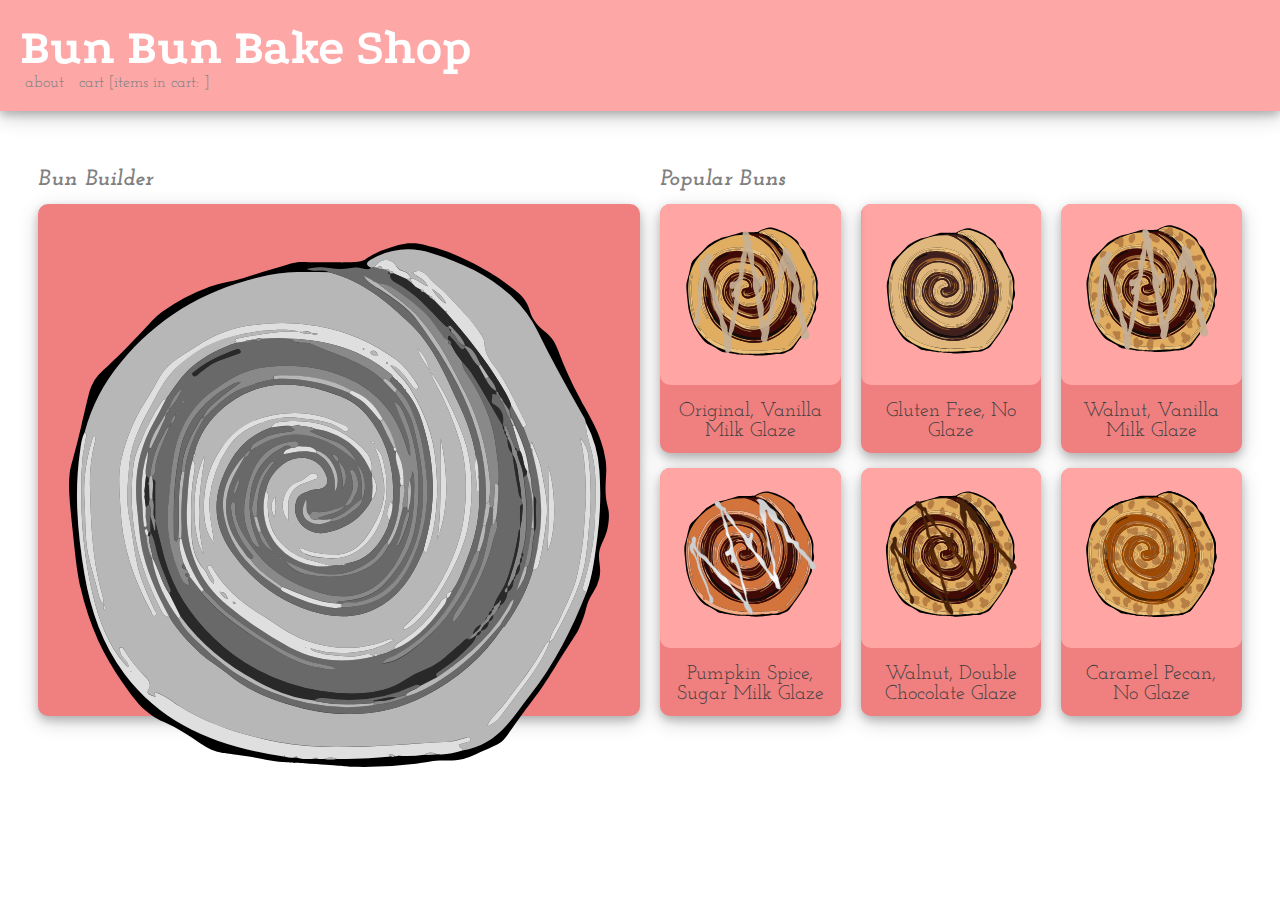
<file: assgn6/index.html>
<!DOCTYPE html>
<html>
<head>
    <title>Bun Bun Bake Shop</title>
    <meta charset="UTF-8">
    <!-- styles -->
    <link rel="stylesheet" type="text/css" href="style.css">
    <!-- fonts -->
    <link href="https://fonts.googleapis.com/css?family=Josefin+Slab:300,300i,400,400i,600,600i,700,700i|Podkova:600,700,800&display=swap" rel="stylesheet">
    <!-- javascript -->
    <script src="main.js" type="text/javascript"></script>
</head>

<body>
    <header>
        <h1>Bun Bun Bake Shop</h1>
        <nav>
            <a href="index.html">about</a>
            <a href="cart.html">cart [items in cart: ]</a>
        </nav>
    </header>
    <div class="home-grid">
        <!-- Titles -->
        <div><h2>Bun Builder</h2></div>
        <div><h2>Popular Buns</h2></div>
        <!-- Blanks -->
        <div></div>
        <div></div>

        <!-- DIY Bun  -->
        <div class="box a"><a href="bunpage.html">
            <img src="SVG/bun-grey.svg" class="large-img"/></a>
        </div>
        
        <!-- Popular Buns -->
        <div class="box b"> 
            <img src="SVG/HomePage-SquaresArtboard1.svg"/>
          <p>Original, Vanilla Milk Glaze</p>
        </div>  
        <div class="box b"> 
            <img src="SVG/HomePage-SquaresArtboard2.svg"/>
          <p>Gluten Free, No Glaze</p>
        </div>
        <div class="box b"> 
            <img src="SVG/HomePage-SquaresArtboard3.svg"/>
          <p>Walnut, Vanilla Milk Glaze</p>
        </div>
        <div class="box b"> 
            <img src="SVG/HomePage-SquaresArtboard4.svg"/>
          <p>Pumpkin Spice, Sugar Milk Glaze</p>
        </div>
        <div class="box b"> 
            <img src="SVG/HomePage-SquaresArtboard5.svg"/>
          <p>Walnut, Double Chocolate Glaze</p>
        </div>        
        <div class="box b"> 
            <img src="SVG/HomePage-SquaresArtboard6.svg"/>
          <p>Caramel Pecan, No Glaze</p>
        </div>                


    </div>
<!--
        <footer>
        </footer>
-->
</body>

</html>
</file>
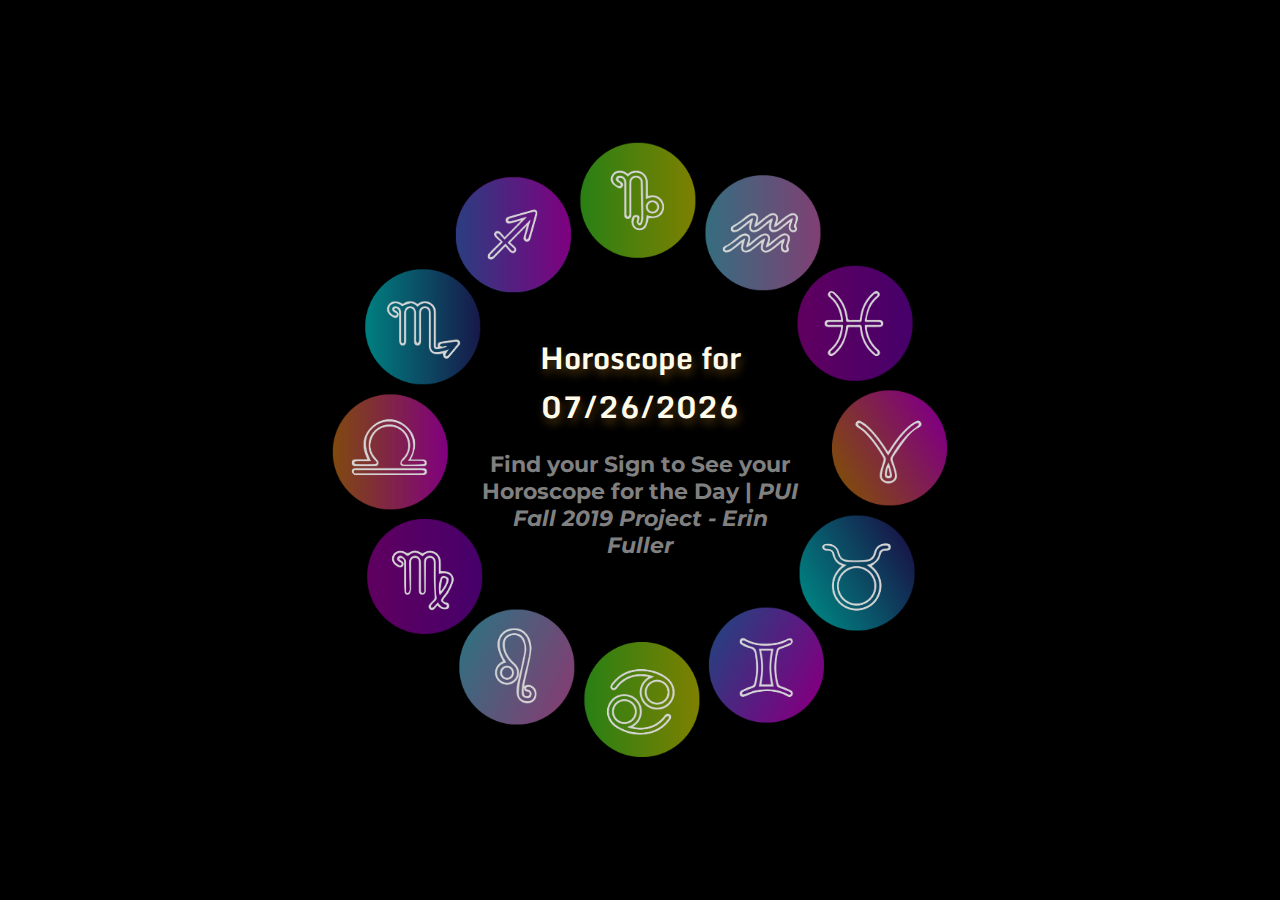
<file: daily-horoscope/index.html>
<!DOCTYPE html>
<html>

<head>
    <meta charset="UTF-8">
    <title>Erin Fuller - PUI 2019 Final</title>
    
    <!-- css styles -->
    <link rel="stylesheet" type="text/css" href="style.css">
    <link rel="stylesheet" type="text/css" href="stars.css">
    <link rel="stylesheet" type="text/css" href="pop.css">

    
    <!-- fonts -->
    <link href="https://fonts.googleapis.com/css?family=Monda|Montserrat&display=swap" rel="stylesheet">
    
    
    <!-- jquery / ajax & javascript links -->
    <script src="https://code.jquery.com/jquery-3.3.1.slim.min.js" integrity="sha384-q8i/X+965DzO0rT7abK41JStQIAqVgRVzpbzo5smXKp4YfRvH+8abtTE1Pi6jizo" crossorigin="anonymous"></script>
    <script src="https://ajax.googleapis.com/ajax/libs/jquery/3.4.1/jquery.min.js"></script>
    
    <script src="main.js" type="text/javascript"></script>
    
    
    <!-- bootstrap -->
    <script src="https://cdnjs.cloudflare.com/ajax/libs/popper.js/1.14.7/umd/popper.min.js" integrity="sha384-UO2eT0CpHqdSJQ6hJty5KVphtPhzWj9WO1clHTMGa3JDZwrnQq4sF86dIHNDz0W1" crossorigin="anonymous"></script>
    <script src="https://stackpath.bootstrapcdn.com/bootstrap/4.3.1/js/bootstrap.min.js" integrity="sha384-JjSmVgyd0p3pXB1rRibZUAYoIIy6OrQ6VrjIEaFf/nJGzIxFDsf4x0xIM+B07jRM" crossorigin="anonymous"></script>    
    
</head>


<body >  
    <!-- twinkle space background -->
    <div class="stars" style="z-index: 1"></div>
    <div class="twinkling" style="z-index: 1"></div>
    <div class="clouds" style="z-index: 1"></div>


    <div class="container-fluid" style="z-index: 2">
    
        <div class="circle_container col-md-6 col-md-offset-3 col-sm-8 col-sm-offset-2 col-xs-12" style="z-index: 5">
            
            <div class="central_text text-center" style="z-index: 5">
                <h1 id="item_title">Default title</h1>
                <h2 id="item_description">Default description</h2>
            </div>
            
            <a class="moon_container moon1" href="#open-modal" style="z-index: 5" onclick="updatePop(aries)">
                <img class="moon moon1" alt="item1" src="assets/sun-signs-01.png"></a>
            <a class="moon_container moon2" href="#open-modal" style="z-index: 5" onclick="updatePop(taurus)">
                <img class="moon moon2" alt="item2" src="assets/sun-signs-02.png"></a>
            <a class="moon_container moon3" href="#open-modal" style="z-index: 5" onclick="updatePop(gemini)">
                <img class="moon moon3" alt="item3" src="assets/sun-signs-03.png"></a>
            <a class="moon_container moon4" href="#open-modal" style="z-index: 5" onclick="updatePop(cancer)">
                <img class="moon moon4" alt="item4" src="assets/sun-signs-04.png"></a>
            <a class="moon_container moon5" href="#open-modal" style="z-index: 5" onclick="updatePop(leo)">
                <img class="moon moon5" alt="item5" src="assets/sun-signs-05.png"></a>
            <a class="moon_container moon6" href="#open-modal" style="z-index: 5" onclick="updatePop(virgo)">
                <img class="moon moon6" alt="item6" src="assets/sun-signs-06.png"></a>
            <a class="moon_container moon7" href="#open-modal" style="z-index: 5" onclick="updatePop(libra)">
                <img class="moon moon7" alt="item7" src="assets/sun-signs-07.png"></a>
            <a class="moon_container moon8" href="#open-modal" style="z-index: 5" onclick="updatePop(scorpio)">
                <img class="moon moon8" alt="item8" src="assets/sun-signs-08.png"></a>
            <a class="moon_container moon9" href="#open-modal" style="z-index: 5" onclick="updatePop(sagittarius)">
                <img class="moon moon9" alt="item9" src="assets/sun-signs-09.png"></a>
            <a class="moon_container moon10" href="#open-modal" style="z-index: 5" onclick="updatePop(capricorn)">
                <img class="moon moon10" alt="item10" src="assets/sun-signs-10.png"></a>
            <a class="moon_container moon11" href="#open-modal" style="z-index: 5" onclick="updatePop(aquarius)">
                <img class="moon moon11" alt="item11" src="assets/sun-signs-11.png"></a>
            <a class="moon_container moon12" href="#open-modal" style="z-index: 5" onclick="updatePop(pisces)">
                <img class="moon moon12" alt="item12" src="assets/sun-signs-12.png"></a>
        </div>
    </div>
    

    <div id="open-modal" class="modal-window box">
        <div> <a href="#" title="Close" class="modal-close">Close</a>
            <h1 id="pop_title">Today's Horoscope</h1>
            <div id="horo">Horoscope Content Goes Here</div>
        </div>
    </div>

</body>
    
</html>
</file>
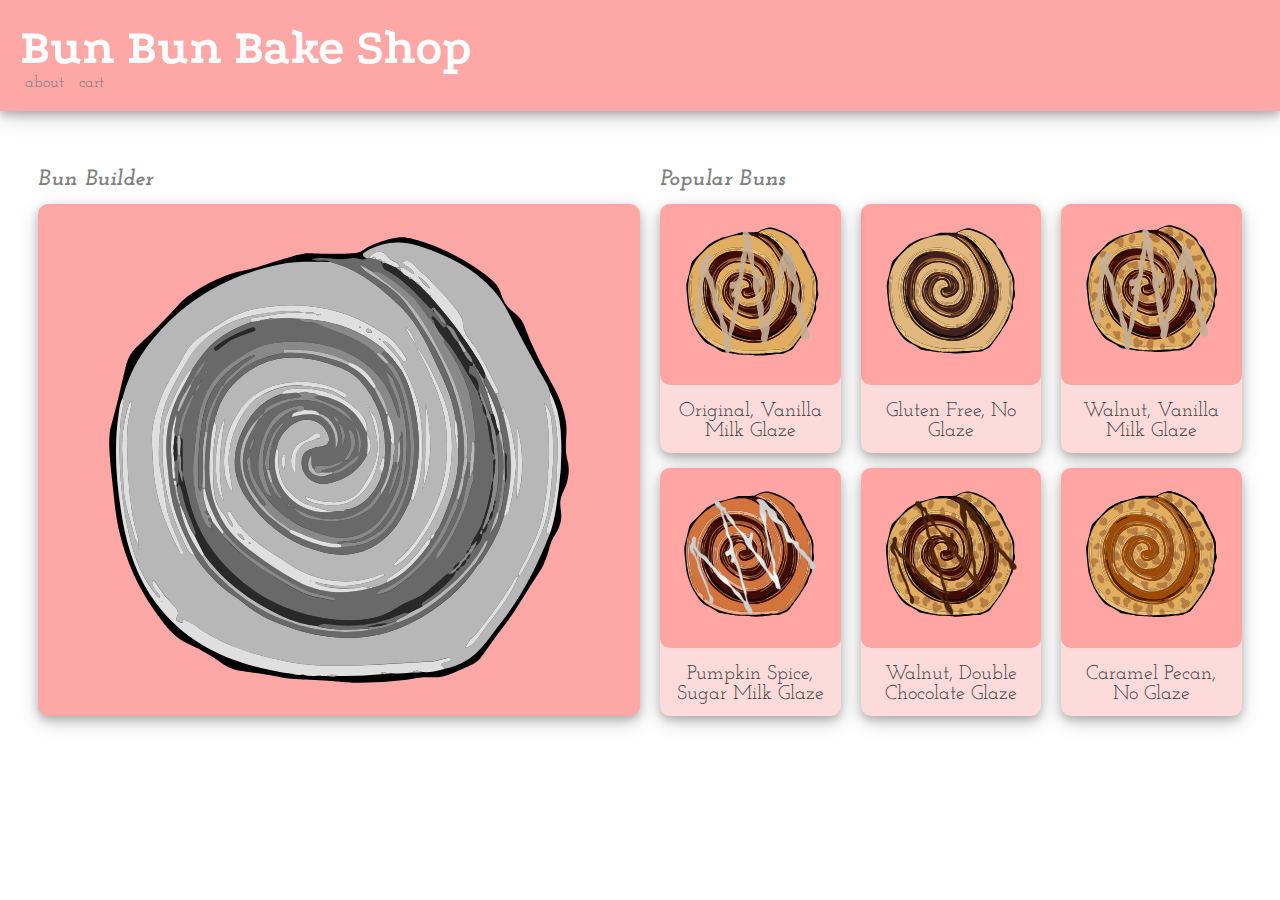
<file: homework_5/index.html>
<!DOCTYPE html>
<html>
<head>
    <title>Bun Bun Bake Shop</title>
    <meta charset="UTF-8">
    <!-- styles -->
    <link rel="stylesheet" type="text/css" href="style.css">
    <!-- fonts -->
    <link href="https://fonts.googleapis.com/css?family=Josefin+Slab:300,300i,400,400i,600,600i,700,700i|Podkova:600,700,800&display=swap" rel="stylesheet">
    <!-- javascript -->
    <script src="main.js" type="text/javascript"></script>
</head>

<body>
    <header>
        <h1>Bun Bun Bake Shop</h1>
        <nav>
            <a href="index.html">about</a>
            <a href="index.html">cart</a>
        </nav>
    </header>
    <div class="home-grid">
        <!-- Titles -->
        <div><h2>Bun Builder</h2></div>
        <div><h2>Popular Buns</h2></div>
        <!-- Blanks -->
        <div></div>
        <div></div>

        <!-- DIY Bun  -->
        <div class="box a"><a href="builder.html">
            <img src="SVG/bun-grey.svg" class="large-img"/></a>
        </div>
        
        <!-- Popular Buns -->
        <div class="box b"> 
            <img src="SVG/HomePage-SquaresArtboard1.svg"/>
          <p>Original, Vanilla Milk Glaze</p>
        </div>  
        <div class="box b"> 
            <img src="SVG/HomePage-SquaresArtboard2.svg"/>
          <p>Gluten Free, No Glaze</p>
        </div>
        <div class="box b"> 
            <img src="SVG/HomePage-SquaresArtboard3.svg"/>
          <p>Walnut, Vanilla Milk Glaze</p>
        </div>
        <div class="box b"> 
            <img src="SVG/HomePage-SquaresArtboard4.svg"/>
          <p>Pumpkin Spice, Sugar Milk Glaze</p>
        </div>
        <div class="box b"> 
            <img src="SVG/HomePage-SquaresArtboard5.svg"/>
          <p>Walnut, Double Chocolate Glaze</p>
        </div>        
        <div class="box b"> 
            <img src="SVG/HomePage-SquaresArtboard6.svg"/>
          <p>Caramel Pecan, No Glaze</p>
        </div>                


    </div>
<!--
        <footer>
        </footer>
-->
</body>

</html>
</file>
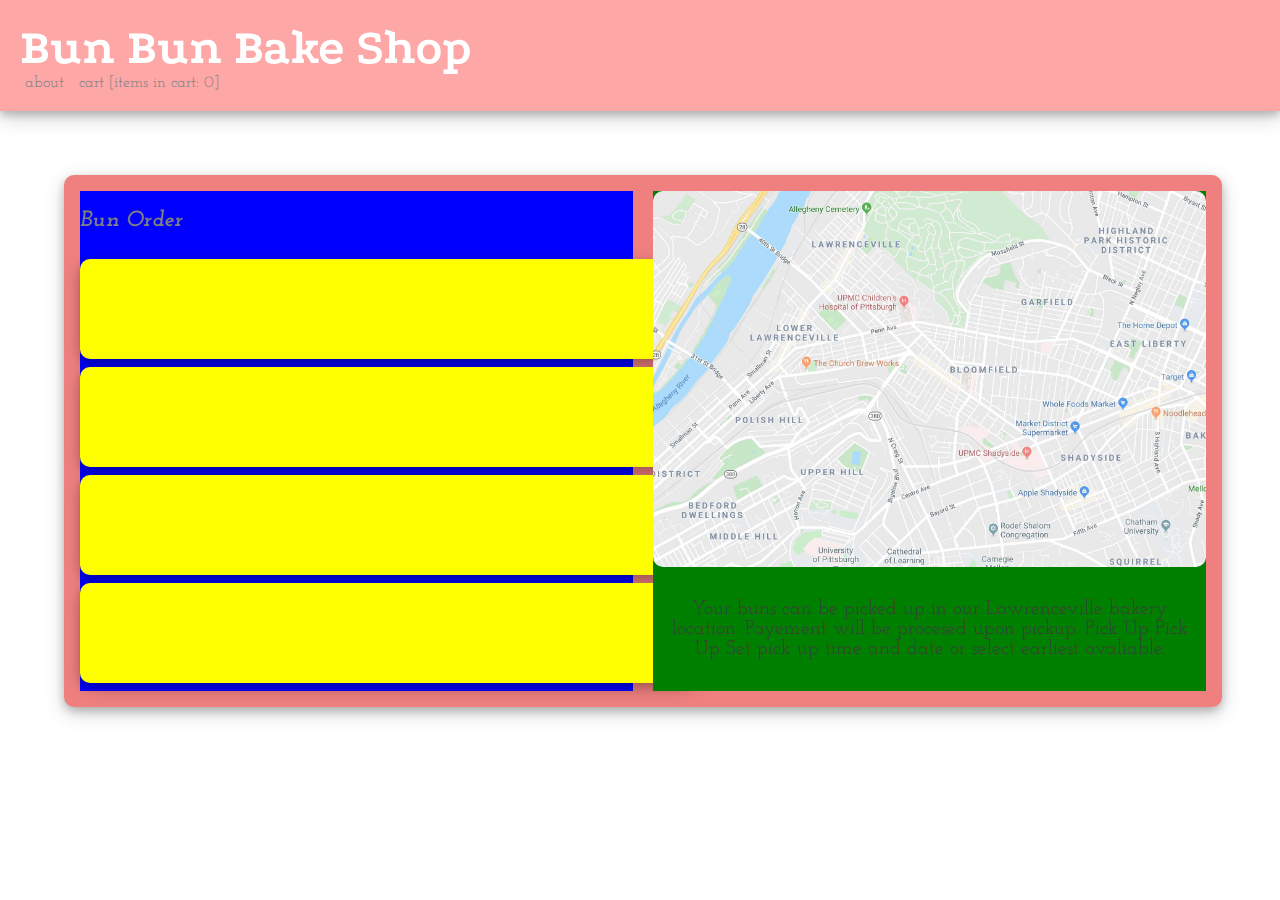
<file: assgn6/cart.html>
<!DOCTYPE html>
<html>
<head>
    <title>Bun Bun Bake Shop</title>
    <meta charset="UTF-8">
    <!-- styles -->
    <link rel="stylesheet" type="text/css" href="style.css">
    <!-- fonts -->
    <link href="https://fonts.googleapis.com/css?family=Josefin+Slab:300,300i,400,400i,600,600i,700,700i|Podkova:600,700,800&display=swap" rel="stylesheet">
    <!-- javascript -->
    <script src="main.js" type="text/javascript"></script>
</head>

<body>
    <header>
        <h1>Bun Bun Bake Shop</h1>
        <nav>
            <a href="index.html"  >about</a>
            <a href="cart.html" id="cartTag">cart [items in cart: 0]</a>
        </nav>
    </header>
        
    <div class="cart-grid box"> 
<!--        left side-->
        <div class="cart-innerGridLeft"> 
            <div>
                <h2>Bun Order</h2>
            </div>
            <div class="cartItemBlock"> 
            </div>
            <div class="cartItemBlock"> 
            </div>
            <div class="cartItemBlock"> 
            </div>
            <div class="cartItemBlock"> 
            </div>
<!--        right side-->
        </div> 

        <div class="cart-innerGridRight">
            <img src="mapPic.jpg" id="mapPic"/>
            <p>Your buns can be picked up in our Lawrenceville bakery location.
                Payement will be procesed upon pickup.
Pick Up Pick Up Set pick up time and date or select earliest avaliable.</p>
        </div>
    </div>
    

<!--
        <footer>
        </footer>
-->
</body>

</html>
</file>
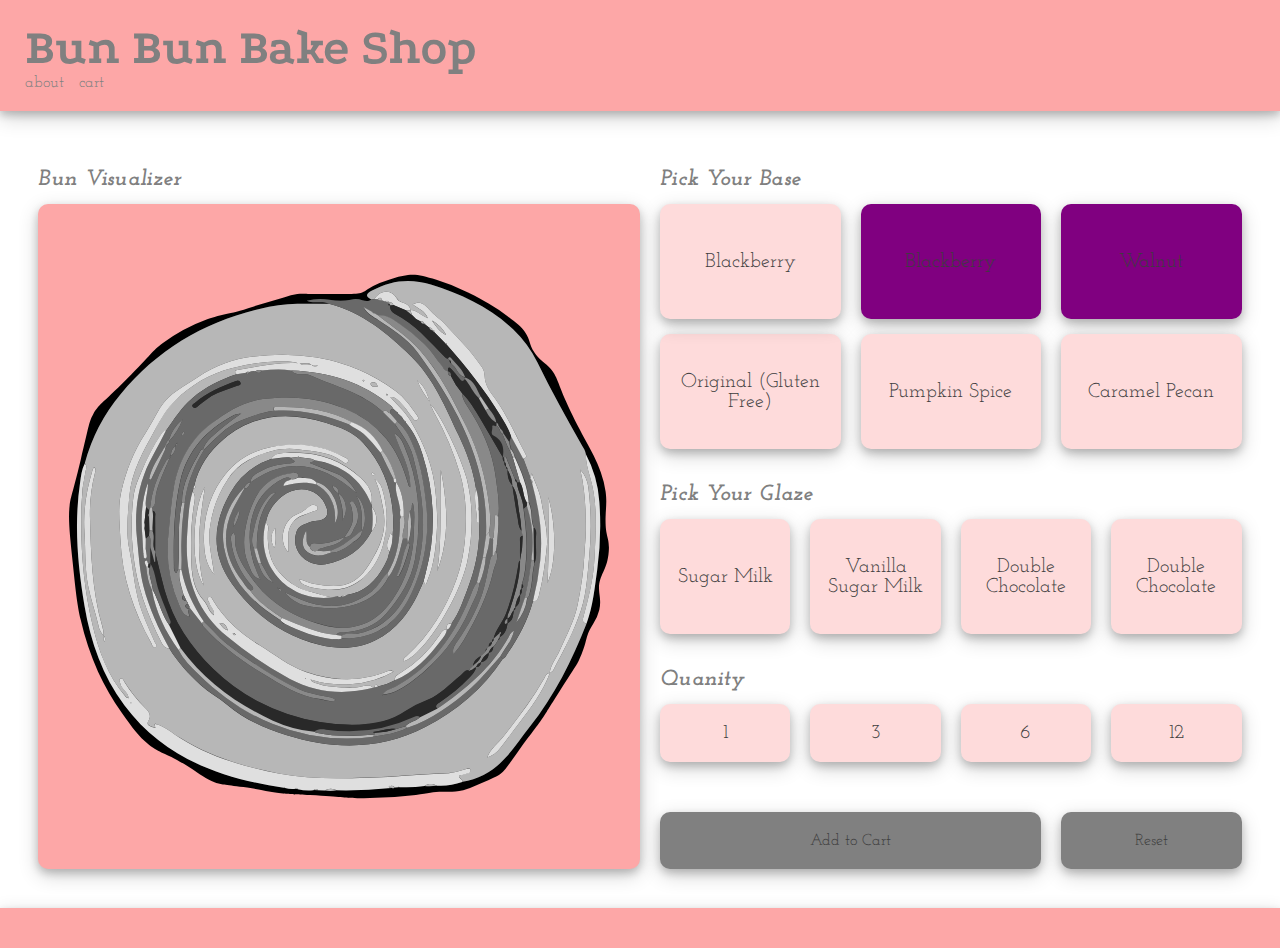
<file: homework_5/builder.html>
<!DOCTYPE html>
<html>
<head>
    <title>Bun Builder</title>
    <meta charset="UTF-8">
    <!-- styles -->
    <link rel="stylesheet" type="text/css" href="style.css">
    <!-- fonts -->
    <link href="https://fonts.googleapis.com/css?family=Josefin+Slab:300,300i,400,400i,600,600i,700,700i|Podkova:600,700,800&display=swap" rel="stylesheet">
    <!-- javascript -->
    <script src="main.js" type="text/javascript"></script>
</head>

<body>
    <header>
        <h1><a href="index.html">Bun Bun Bake Shop</a></h1>
        <nav>
            <a href="index.html">about</a>
            <a href="index.html">cart</a>
        </nav>
    </header>
    
    <!---- Bun Builder-->
    <div class="bun-grid">
        <div class="title"> <h2> Bun Visualizer</h2></div>
        <div class="bun-title"> <h2>Pick Your Base</h2></div>


        <div class="box bun-a">
            <img src="SVG/bun-grey.svg" class="large-img"/>
        </div>
        
        <!---- Base Options-->
<!--
        <div class="box c-1 choice" id="btn0"> 
          <span id="choice0"></span>
        </div>  
-->
        <button class="c-1 " id="btn0 choice0"><p>Blackberry</p></button>

        <div class="box c-2 choice"> 
          <p>Blackberry</p>
        </div>
        <div class="box c-3 choice"> 
          <p>Walnut</p>
        </div>        
        <div class="box c-1"> 
          <p>Original (Gluten Free)</p>
        </div>
        <div class="box c-2"> 
          <p>Pumpkin Spice</p>
        </div>        
        <div class="box c-3"> 
          <p>Caramel Pecan</p>
        </div>

        <!---- Glaze Options-->
        <div class="bun-title"><h2>Pick Your Glaze</h2></div>
        <div class="box d-1"> 
          <p>Sugar Milk</p>
        </div>  
        <div class="box d-2"> 
          <p>Vanilla Sugar Milk</p>
        </div>
        <div class="box d-3"> 
          <p>Double Chocolate</p>
        </div>  
        <div class="box d-4"> 
          <p>Double Chocolate</p>
        </div>       

        <!---- Quanity Options-->
        <div class="bun-title"><h2>Quanity</h2></div>
        <div class="box d-1"> 
          <p>1</p>
        </div>  
        <div class="box d-2"> 
          <p>3</p>
        </div>
        <div class="box d-3"> 
          <p>6</p>
        </div>  
        <div class="box d-4"> 
          <p>12</p>
        </div>   

        <!---- Finalization Options-->
        <div class="bun-title"> </div>
        <div class="box e-1">Add to Cart</div>
        <div class="box e-2">Reset</div>

    </div>
        <footer>
        </footer>
</body>

</html>
</file>
<file: assgn6/style.css>
header, footer {
    background-color: #fda7a7;
    color: white;
    padding: 20px;
    text-align: left;
    box-shadow: 0 4px 8px 0 rgba(0, 0, 0, 0.2), 0 6px 20px 0 rgba(0, 0, 0, 0.19);
}

header a {
    font-style: normal;
    color: grey;
    text-decoration: none;
    padding: 5px;
    text-align: right;
}

h1 {
    font-family: 'Podkova', serif;
    font-style: normal;
    font-size: 50px;
    margin: 0;
    color: white;
}

h2 {
  font-family: 'Josefin Slab', serif;
  font-style: italic;
  font-size: 22px;
  font-weight: 700;
  letter-spacing: 0.3px;

  align-self: left;
  text-align: left;
  align-items: left;
  align-content: left;

  color: grey;
}

body {
    margin: 0;
    font-family: 'Josefin Slab', serif;
    
    font-style: normal;
    color: #3d3d3d;
    text-align: center;
}

p {
    font-size: 20px;
    padding: 12px;
    
    margin: 0;
    font-family: 'Josefin Slab', serif;
    
    font-style: normal;
    color: #3d3d3d;
    text-align: center;
}


/*********** Content ************/ 

img {
    width: auto;
    height: auto;
    border-radius: 10px;
    padding: 0px;
    position: relative;
}


#large-img {
    float: left;
    position: relative;
    display: inline;
/*
    top: 0;
    left: 0;
*/
    width: 100%;
    height: 100%;
}

#large-img2 {
    position: absolute;
    display: inline;
    top: 20%;
    left: 20%;
    width: 25%;

}

#mapPic {
    position: relative;
/*    display: inline;*/
/*
    top: 20%;
    left: 20%;
*/
    width: 100%;

}

/*********** Grid  Sizes ************/ 





button { 
    cursor: pointer; 
    position: relative;

    border:none; /*delete the default one*/
    border: 0px; /*add my own border */ 

    border-radius: 10px;
    box-shadow: 0 4px 8px 0 rgba(0, 0, 0, 0.2), 0 6px 20px 0 rgba(0, 0, 0, 0.19);
    
  
    }
}

.box:hover {
    background-color: #C0D6DF;
}

.home-grid {
    max-height: 60vh;   
    width: 94%;
    margin: 3%;
    
    display: grid;    
    grid-template-columns: 50% repeat(3, 1fr);
    grid-template-rows: 40px repeat(2, 1fr);
    grid-row-gap: 15px;
    grid-column-gap: 20px;
}

.bun-grid {
    width: 94%;
    margin: 3%;
    height: 720px;
        
    display: grid;
    text-align: center;
    justify-content: center;
    justify-content: center;

    grid-template-columns: 50% repeat(12, 1fr);
    grid-template-rows: 40px 2fr 2fr 40px 2fr 40px 1fr 20px 1fr;
    grid-row-gap: 15px;
    grid-column-gap: 20px;
    max-height: 50%;        
}

.a {
    background-color: #fda7a7;
    grid-column-start: 1;
    grid-column-end: 2;
    grid-row-start: 2;
    grid-row-end: 4;
}

.bun-a {
    background-color: #fda7a7;
    grid-column-start: 1;
    grid-column-end: 2;
    grid-row: 2 / span 8;
}

/*Base Options*/
#c-1 {
    background-color: #fedbdb;
    grid-column: 2 / span 4;

    display: flex;
    align-items: center; 
    justify-content: center;
}

#c-2 {
    background-color: #fedbdb;
    grid-column: 6 / span 4;

    display: flex;
    align-items: center; 
    justify-content: center;
}

#c-3 {
    background-color: #fedbdb;
    grid-column: 10 / span 4;


    display: flex;
    align-items: center; 
    justify-content: center;
}

#c-4 {
    background-color: #fedbdb;
    grid-column: 2 / span 4;

    display: flex;
    align-items: center; 
    justify-content: center;
}

#c-5 {
    background-color: #fedbdb;
    grid-column: 6 / span 4;

    display: flex;
    align-items: center; 
    justify-content: center;
}

#c-6 {
    background-color: #fedbdb;
    grid-column: 10 / span 4;


    display: flex;
    align-items: center; 
    justify-content: center;
}

/*Glaze Options*/
#d-1 {
    background-color: #fedbdb;
    grid-column: 2 / span 3;

    display: flex;
    align-items: center; 
    justify-content: center;
}

#d-2 {
    background-color: #fedbdb;
    grid-column: 5 / span 3;

    display: flex;
    align-items: center; 
    justify-content: center;
}

#d-3 {
    background-color: #fedbdb;
    grid-column: 8 / span 3;

    display: flex;
    align-items: center; 
    justify-content: center;
}

#d-4 {
    background-color: #fedbdb;
    grid-column: 11 / span 3;

    display: flex;
    align-items: center; 
    justify-content: center;
}


/*Quantity Options*/
.e-1 {
    background-color: #fedbdb;
    grid-column: 2 / span 3;

    display: flex;
    align-items: center; 
    justify-content: center;
}

.e-2 {
    background-color: #fedbdb;
    grid-column: 5 / span 3;

    display: flex;
    align-items: center; 
    justify-content: center;
}

.e-3 {
    background-color: #fedbdb;
    grid-column: 8 / span 3;

    display: flex;
    align-items: center; 
    justify-content: center;
}

.e-4 {
    background-color: #fedbdb;
    grid-column: 11 / span 3;

    display: flex;
    align-items: center; 
    justify-content: center;
}


/*Finalization Options*/
.f-1 {
    background-color: grey;
    grid-column: 2 / span 8;

    display: flex;
    align-items: center; 
    justify-content: center;
}

.f-2 {
    background-color: grey;
    grid-column: 10 / span 4;

    display: flex;
    align-items: center; 
    justify-content: center;
}

/*
.title {
    background-color: rgba(255, 255, 255, 0);
    box-shadow: 0 0px 0px 0 rgba(0, 0, 0, 0), 0 0px 0px 0 rgba(0, 0, 0, 0);
}
*/

.bun-title {
    grid-column: 2 / span 11;
}

/*********** Grid Aesthetics ************/ 

.b {
    background-color: #fedbdb;
}

.b:hover {
    background-color: #ffe8e8;
}


.choice {
    background-color: purple;
}

.choice:disabled {
    
}

.choice:enabled {
    
}

.choice:active {

}

.choice:hover {
  background-color: #C0D6DF;
  color: #FFF;
}



.box {
    border-radius: 10px;
    box-shadow: 0 4px 8px 0 rgba(0, 0, 0, 0.2), 0 6px 20px 0 rgba(0, 0, 0, 0.19);

    grid-auto-rows: 500px;
    grid-auto-flow: column;

    background-color: lightcoral;
}


#large-img {}

#cartTag {}

env: {
        browser: true
      }







.cart-grid {
    width: 88%;
    margin: 5% 10% 5% 5% ;
        
    display: grid;
    text-align: center;
    padding: 16px;
/*    justify-content: center;*/
/*    align-content: center;*/

    

    grid-template-columns: 1fr 1fr;
    grid-template-rows: ;
    grid-row-gap: 15px;
    grid-column-gap: 20px;
    max-height: 50%;        
}

.cart-innerGridLeft {
    background: blue;
    
    
/*    width: 94%;*/
/*
    margin: 3%;
    height: 720px;
*/
        
    display: grid;
    text-align: left;
    justify-content: left;
/*    align-content: flex-start;*/


/*    grid-template-columns: 50% 50%;*/
/*    grid-template-rows: ;*/
/*
    grid-row-gap: 15px;
    grid-column-gap: 20px;
*/

}

.cartItemBlock {
    background: yellow;    
    
    grid-column: span 2;
    width: 600%;
    margin: 0%;
    height: 100px;
/*    width: 750px;*/
        
/*    display: grid;*/
    text-align: left;
    justify-content: left;
    align-content: flex-start;

/*    grid-template-rows: ;*/
/*
    grid-row-gap: 15px;
    grid-column-gap: 20px;
*/
/*    background: */
    border-radius: 10px;
    box-shadow: 0 4px 8px 0 rgba(0, 0, 0, 0.2), 0 6px 20px 0 rgba(0, 0, 0, 0.19);

}



.cart-innerGridRight {
    background: green;
    
    
/*    width: 94%;*/
/*
    margin: 3%;
    height: 720px;
*/
        
    display: grid;
    text-align: left;
    justify-content: left;
/*    align-content: flex-start;*/


/*    grid-template-columns: 50% 50%;*/
/*    grid-template-rows: ;*/
/*
    grid-row-gap: 15px;
    grid-column-gap: 20px;
*/

}
</file>
<file: daily-horoscope/style.css>
h1{
    margin-top: 10px;
    text-align: center;
    color: #fffceb;
    text-shadow: 2px 5px 10px rgba(255,175,49,0.34);
    font-family: 'Monda', sans-serif;
    font-size: 30px;
}

h2 {
    color: grey;
    font-family: 'Montserrat', sans-serif;
    font-size: 22px;
    text-align: center;
}


.central_text{
	left: 50%;
	top: 50%;
    width: 25%;
	transform: translate(-50%, -50%);
	position: absolute;
}


body {
    height: 100%;
    color: #f2f2f2;
    font-family: 'Montserrat', sans-serif;
    font-size: 14px;
}


/* ============================================================================================== 
Star Sign Animation Sequence 
Adapted from: http://jsfiddle.net/k7yxtpc7/3/
================================================================================================= */


.moon_container{
	position: absolute;
	left: 50%;
	top: 50%;
	width: 20%;
	transform: translate(-50%, -50%);
}

.moon{
	width: 45%;
	height: auto;
	position: relative;
	left: 125%;
}

.moon_container.moon2{
	transform: translate(-50%, -50%) rotate(30deg);
	animation: moon_container_2 3s linear;
}
.moon_container.moon3{
	transform: translate(-50%, -50%) rotate(60deg);
	animation: moon_container_3 3s linear;
}
.moon_container.moon4{
	transform: translate(-50%, -50%) rotate(90deg);
	animation: moon_container_4 3s linear;
}
.moon_container.moon5{
	transform: translate(-50%, -50%) rotate(120deg);
	animation: moon_container_5 3s linear;
}
.moon_container.moon6{
	transform: translate(-50%, -50%) rotate(150deg);
	animation: moon_container_6 3s linear;
}
.moon_container.moon7{
	transform: translate(-50%, -50%) rotate(180deg);
	animation: moon_container_7 3s linear;
}
.moon_container.moon8{
	transform: translate(-50%, -50%) rotate(210deg);
	animation: moon_container_8 3s linear;
}
.moon_container.moon9{
	transform: translate(-50%, -50%) rotate(240deg);
	animation: moon_container_9 3s linear;
}
.moon_container.moon10{
	transform: translate(-50%, -50%) rotate(270deg);
	animation: moon_container_10 3s linear;
}
.moon_container.moon11{
	transform: translate(-50%, -50%) rotate(300deg);
	animation: moon_container_11 3s linear;
}
.moon_container.moon12{
	transform: translate(-50%, -50%) rotate(330deg);
	animation: moon_container_12 3s linear;
}



.moon.moon1{
	animation: moon_1 3s linear;
}
.moon.moon2{
	transform: rotate(-30deg);
	animation: moon_2 3s linear;
}
.moon.moon3{
	transform: rotate(-60deg);
	animation: moon_3 3s linear;
}
.moon.moon4{
	transform: rotate(-90deg);
	animation: moon_4 3s linear;
}
.moon.moon5{
	transform: rotate(-120deg);
	animation: moon_5 3s linear;
}
.moon.moon6{
	transform: rotate(-150deg);
	
	animation: moon_6 3s linear;
}
.moon.moon7{
	transform: rotate(-180deg);
	animation: moon_7 3s linear;
}
.moon.moon8{
	transform: rotate(-210deg);
	animation: moon_8 3s linear;
}
.moon.moon9{
	transform: rotate(-240deg);
	animation: moon_9 3s linear;
}
.moon.moon10{
	transform: rotate(-270deg);
	animation: moon_10 3s linear;
}
.moon.moon11{
	transform: rotate(-300deg);
	animation: moon_11 3s linear;
}
.moon.moon12{
	transform: rotate(-330deg);
	animation: moon_12 3s linear;
}




@keyframes moon_container_2{
  from {
    transform: translate(-50%, -50%) rotate(0deg);
  }
  to{
    transform: translate(-50%, -50%) rotate(30deg);
  }
}
@keyframes moon_container_3{
  from {
    transform: translate(-50%, -50%) rotate(0deg);
  }
  to{
    transform: translate(-50%, -50%) rotate(60deg);
  }
}
@keyframes moon_container_4{
  from {
    transform: translate(-50%, -50%) rotate(0deg);
  }
  to{
    transform: translate(-50%, -50%) rotate(90deg);
  }
}
@keyframes moon_container_5{
  from {
    transform: translate(-50%, -50%) rotate(0deg);
  }
  to{
    transform: translate(-50%, -50%) rotate(120deg);
  }
}
@keyframes moon_container_6{
  from {
    transform: translate(-50%, -50%) rotate(0deg);
  }
  to{
    transform: translate(-50%, -50%) rotate(150deg);
  }
}
@keyframes moon_container_7{
  from {
    transform: translate(-50%, -50%) rotate(0deg);
  }
  to{
    transform: translate(-50%, -50%) rotate(180deg);
  }
}
@keyframes moon_container_8{
  from {
    transform: translate(-50%, -50%) rotate(0deg);
  }
  to{
    transform: translate(-50%, -50%) rotate(210deg);
  }
}
@keyframes moon_container_9{
  from {
    transform: translate(-50%, -50%) rotate(0deg);
  }
  to{
    transform: translate(-50%, -50%) rotate(240deg);
  }
}
@keyframes moon_container_10{
  from {
    transform: translate(-50%, -50%) rotate(0deg);
  }
  to{
    transform: translate(-50%, -50%) rotate(270deg);
  }
}
@keyframes moon_container_11{
  from {
    transform: translate(-50%, -50%) rotate(0deg);
  }
  to{
    transform: translate(-50%, -50%) rotate(300deg);
  }
}
@keyframes moon_container_12{
  from {
    transform: translate(-50%, -50%) rotate(0deg);
  }
  to{
    transform: translate(-50%, -50%) rotate(330deg);
  }
}



@keyframes moon_1{
  from {
	opacity: 0;
  }
  to{
	opacity: 1;
  }
}
@keyframes moon_2{
  from {
    transform: rotate(0deg);
	opacity: 0;
  }
  to{
    transform: rotate(-30deg);
	opacity: 1;
  }
}
@keyframes moon_3{
  from {
    transform: rotate(0deg);
	opacity: 0;
  }
  to{
    transform: rotate(-60deg);
	opacity: 1;
  }
}
@keyframes moon_4{
  from {
    transform: rotate(0deg);
	opacity: 0;
  }
  to{
    transform: rotate(-90deg);
	opacity: 1;
  }
}
@keyframes moon_5{
  from {
    transform: rotate(0deg);
	opacity: 0;
  }
  to{
    transform: rotate(-120deg);
	opacity: 1;
  }
}
@keyframes moon_6{
  from {
    transform: rotate(0deg);
	opacity: 0;
  }
  to{
    transform: rotate(-150deg);
	opacity: 1;
  }
}
@keyframes moon_7{
  from {
    transform: rotate(0deg);
	opacity: 0;
  }
  to{
    transform: rotate(-180deg);
	opacity: 1;
  }
}
@keyframes moon_8{
  from {
    transform: rotate(0deg);
	opacity: 0;
  }
  to{
    transform: rotate(-210deg);
	opacity: 1;
  }
}
@keyframes moon_9{
  from {
    transform: rotate(0deg);
	opacity: 0;
  }
  to{
    transform: rotate(-240deg);
	opacity: 1;
  }
}
@keyframes moon_10{
  from {
    transform: rotate(0deg);
	opacity: 0;
  }
  to{
    transform: rotate(-270deg);
	opacity: 1;
  }
}
@keyframes moon_11{
  from {
    transform: rotate(0deg);
	opacity: 0;
  }
  to{
    transform: rotate(-300deg);
	opacity: 1;
  }
}
@keyframes moon_12{
  from {
    transform: rotate(0deg);
	opacity: 0;
  }
  to{
    transform: rotate(-330deg);
	opacity: 1;
  }
</file>
<file: daily-horoscope/stars.css>
/* ============================================================================================== 
SED Innovations
https://sed.am
https://mkrtchyan.ga

https://codepen.io/WebSonick/pen/vjmgu
================================================================================================= */


@keyframes move-twink-back {
    from {background-position:0 0;}
    to {background-position:-10000px 5000px;}
}
@-webkit-keyframes move-twink-back {
    from {background-position:0 0;}
    to {background-position:-10000px 5000px;}
}
@-moz-keyframes move-twink-back {
    from {background-position:0 0;}
    to {background-position:-10000px 5000px;}
}
@-ms-keyframes move-twink-back {
    from {background-position:0 0;}
    to {background-position:-10000px 5000px;}
}

@keyframes move-clouds-back {
    from {background-position:0 0;}
    to {background-position:10000px 0;}
}
@-webkit-keyframes move-clouds-back {
    from {background-position:0 0;}
    to {background-position:10000px 0;}
}
@-moz-keyframes move-clouds-back {
    from {background-position:0 0;}
    to {background-position:10000px 0;}
}
@-ms-keyframes move-clouds-back {
    from {background-position: 0;}
    to {background-position:10000px 0;}
}




.stars, .twinkling, .clouds {
  position: absolute;
  top:0;
  left:0;
  right:0;
  bottom:0;
  width:100%;
  height:100%;
  display:block;
}


.stars {
  background:#000 url(http://www.script-tutorials.com/demos/360/images/stars.png) repeat top center;
  z-index: 0;
    
}

.twinkling{
  background:transparent url(http://www.script-tutorials.com/demos/360/images/twinkling.png) repeat top center;
  z-index:1;

  -moz-animation:move-twink-back 200s linear infinite;
  -ms-animation:move-twink-back 200s linear infinite;
  -o-animation:move-twink-back 200s linear infinite;
  -webkit-animation:move-twink-back 200s linear infinite;
  animation:move-twink-back 200s linear infinite;
}

.clouds{
    background:transparent url(http://www.script-tutorials.com/demos/360/images/clouds3.png) repeat top center;
    z-index: 3;

  -moz-animation:move-clouds-back 200s linear infinite;
  -ms-animation:move-clouds-back 200s linear infinite;
  -o-animation:move-clouds-back 200s linear infinite;
  -webkit-animation:move-clouds-back 200s linear infinite;
  animation:move-clouds-back 200s linear infinite;
}
</file>
<file: daily-horoscope/pop.css>
/* ============================================================================================== 
Pop Up 
Adapted from: https://codepen.io/timothylong/pen/HhAer
================================================================================================= */

.modal-window {
	 position: fixed;
	 background-color: rgba(0, 0, 0, 0.7);
	 top: 0;
	 right: 0;
	 bottom: 0;
	 left: 0;
	 z-index: 999;
	 visibility: hidden;
	 opacity: 0;
	 pointer-events: none;
	 transition: all 0.3s;
}
 .modal-window:target {
	 visibility: visible;
	 opacity: 1;
	 pointer-events: auto;
}
 .modal-window > div {
	 width: 400px;
	 position: absolute;
	 top: 50%;
	 left: 50%;
	 transform: translate(-50%, -50%);
	 padding: 2em;
     background: linear-gradient(45deg, rgba(139,74,196,0.9) 0%, rgba(238,143,51,0.9) 100%);
     border-radius: 25px;
}

    
 .modal-window header {
	 font-weight: bold;
}
 .modal-window h1 {
	 font-size: 150%;
	 margin: 0 0 15px;
}

 .modal-close {
	 color: white;
	 line-height: 50px;
	 font-size: 80%;
	 position: absolute;
	 right: 0;
	 text-align: center;
	 top: 0;
	 width: 70px;
	 text-decoration: none;
}
</file>
<file: homework_5/style.css>
header, footer {
    background-color: #fda7a7;
    color: white;
    padding: 20px;
    text-align: left;
    box-shadow: 0 4px 8px 0 rgba(0, 0, 0, 0.2), 0 6px 20px 0 rgba(0, 0, 0, 0.19);
}

header a {
    font-style: normal;
    color: grey;
    text-decoration: none;
    padding: 5px;
    text-align: right;
}

h1 {
    font-family: 'Podkova', serif;
    font-style: normal;
    font-size: 50px;
    margin: 0;
    color: white;
}

h2 {
  font-family: 'Josefin Slab', serif;
  font-style: italic;
  font-size: 22px;
  font-weight: 700;
  letter-spacing: 0.3px;

  align-self: left;
  text-align: left;
  align-items: left;
  align-content: left;

  color: grey;
}

body {
    margin: 0;
    font-family: 'Josefin Slab', serif;
    
    font-style: normal;
    color: #3d3d3d;
    text-align: center;
}

p {
    font-size: 20px;
    padding: 12px;
    
    margin: 0;
    font-family: 'Josefin Slab', serif;
    
    font-style: normal;
    color: #3d3d3d;
    text-align: center;
}


/*********** Content ************/ 

img {
    width: auto;
    height: auto;
    border-radius: 10px;
    padding: 0px;
}


.large-img {
    width: 100%;
    height: 100%;
}

/*********** Grid  Sizez ************/ 

.box {
    border-radius: 10px;
    box-shadow: 0 4px 8px 0 rgba(0, 0, 0, 0.2), 0 6px 20px 0 rgba(0, 0, 0, 0.19);

    grid-auto-rows: 500px;
    grid-auto-flow: column;
}


button { 
    cursor: pointer; 
    position: relative;
    background:red;
    border:none; /*delete the default one*/
    border: 0px; /*add my own border */ 

    border-radius: 10px;
    box-shadow: 0 4px 8px 0 rgba(0, 0, 0, 0.2), 0 6px 20px 0 rgba(0, 0, 0, 0.19);
}

.home-grid {
    max-height: 60vh;   
    width: 94%;
    margin: 3%;
    
    display: grid;    
    grid-template-columns: 50% repeat(3, 1fr);
    grid-template-rows: 40px repeat(2, 1fr);
    grid-row-gap: 15px;
    grid-column-gap: 20px;
}

.bun-grid {
    width: 94%;
    margin: 3%;
    height: 720px;
        
    display: grid;
    text-align: center;
    justify-content: center;
    justify-content: center;

    grid-template-columns: 50% repeat(12, 1fr);
    grid-template-rows: 40px 2fr 2fr 40px 2fr 40px 1fr 20px 1fr;
    grid-row-gap: 15px;
    grid-column-gap: 20px;
    max-height: 50%;        
}

.a {
    background-color: #fda7a7;
    grid-column-start: 1;
    grid-column-end: 2;
    grid-row-start: 2;
    grid-row-end: 4;
}

.bun-a {
    background-color: #fda7a7;
    grid-column-start: 1;
    grid-column-end: 2;
    grid-row: 2 / span 8;
}

/*Base Options*/
.c-1 {
    background-color: #fedbdb;
    grid-column: 2 / span 4;

    display: flex;
    align-items: center; 
    justify-content: center;
}

.c-2 {
    background-color: #fedbdb;
    grid-column: 6 / span 4;

    display: flex;
    align-items: center; 
    justify-content: center;
}

.c-3 {
    background-color: #fedbdb;
    grid-column: 10 / span 4;


    display: flex;
    align-items: center; 
    justify-content: center;
}

/*Glaze Options*/
.d-1 {
    background-color: #fedbdb;
    grid-column: 2 / span 3;

    display: flex;
    align-items: center; 
    justify-content: center;
}

.d-2 {
    background-color: #fedbdb;
    grid-column: 5 / span 3;

    display: flex;
    align-items: center; 
    justify-content: center;
}

.d-3 {
    background-color: #fedbdb;
    grid-column: 8 / span 3;

    display: flex;
    align-items: center; 
    justify-content: center;
}

.d-4 {
    background-color: #fedbdb;
    grid-column: 11 / span 3;

    display: flex;
    align-items: center; 
    justify-content: center;
}

.e-1 {
    background-color: grey;
    grid-column: 2 / span 8;

    display: flex;
    align-items: center; 
    justify-content: center;
}

.e-2 {
    background-color: grey;
    grid-column: 10 / span 4;

    display: flex;
    align-items: center; 
    justify-content: center;
}

/*
.title {
    background-color: rgba(255, 255, 255, 0);
    box-shadow: 0 0px 0px 0 rgba(0, 0, 0, 0), 0 0px 0px 0 rgba(0, 0, 0, 0);
}
*/

.bun-title {
    grid-column: 2 / span 11;
}

/*********** Grid Aesthetics ************/ 

.b {
    background-color: #fedbdb;
}

.b:hover {
    background-color: #ffe8e8;
}


.choice {
    background-color: purple;
}

.choice-inactive {
    
}

.choice:active {

}

.choice:hover {
  background: #C0D6DF;
  color: #FFF;
}
</file>
